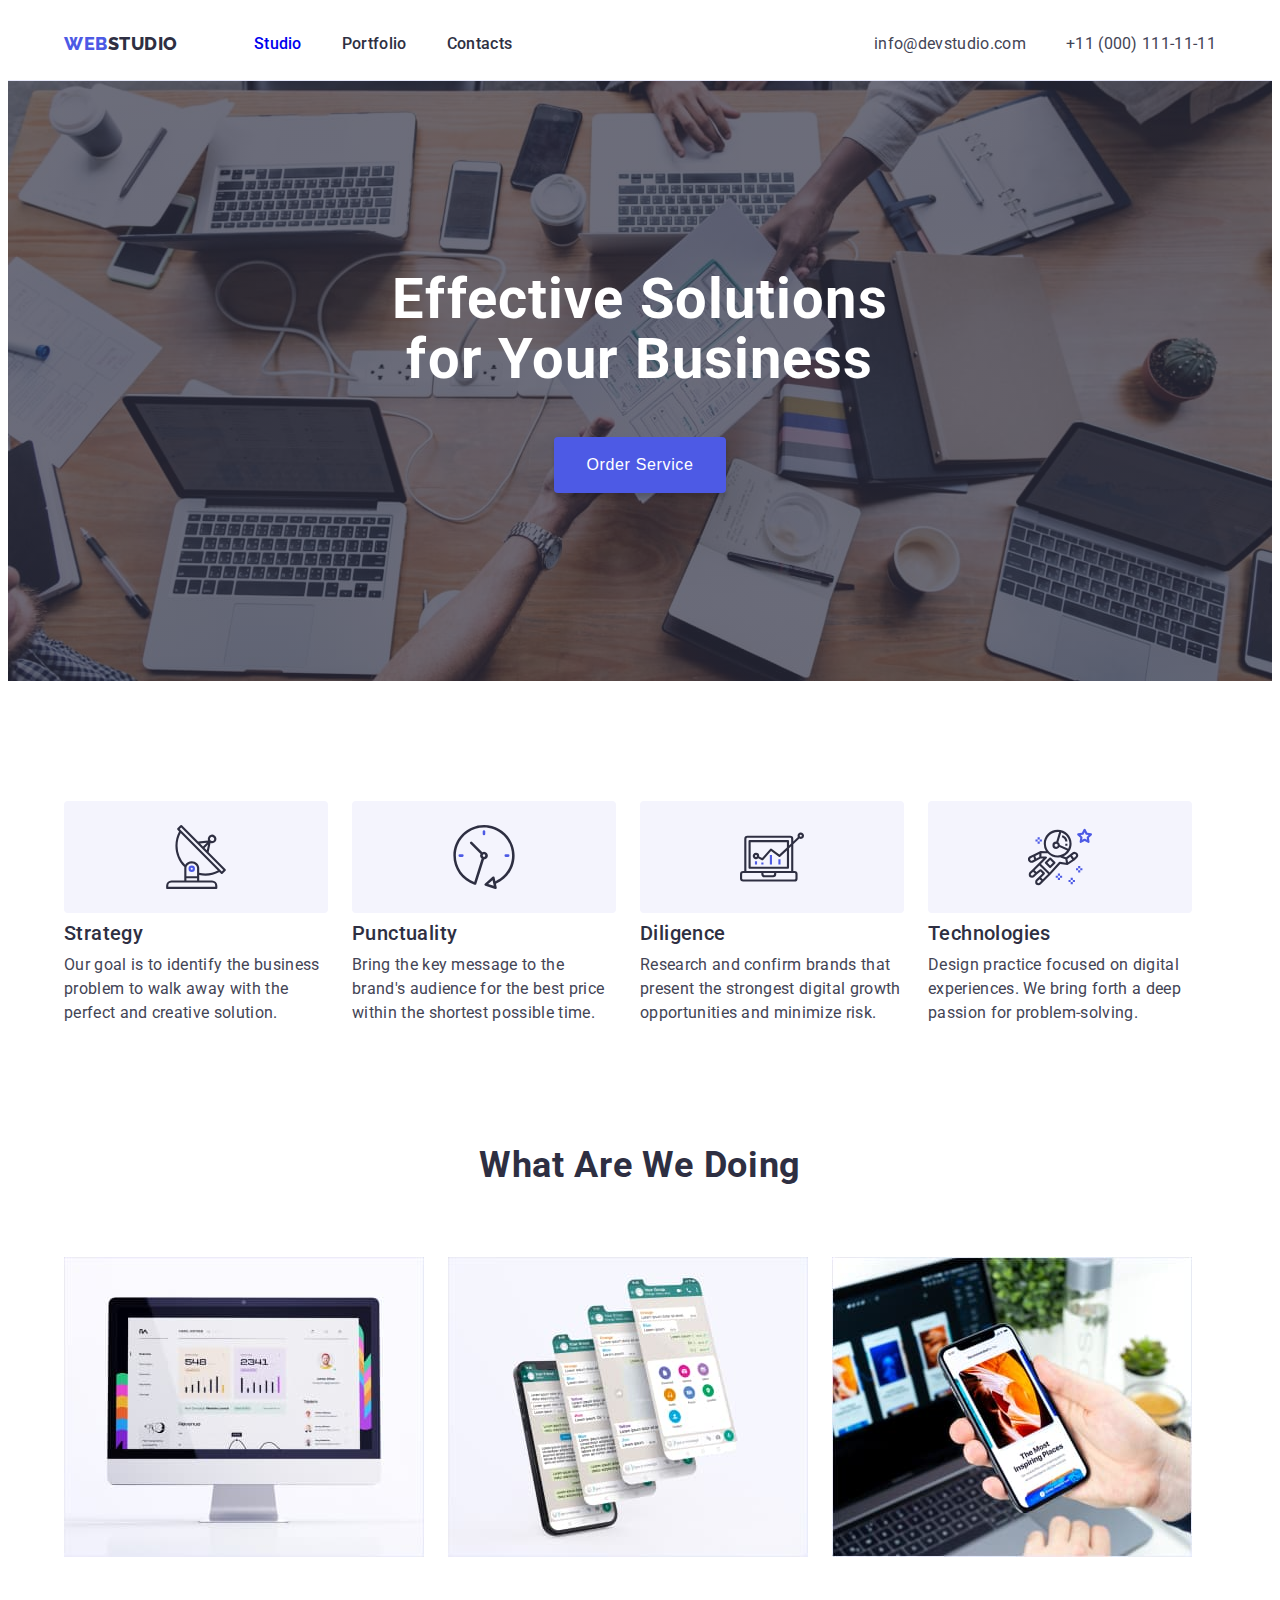
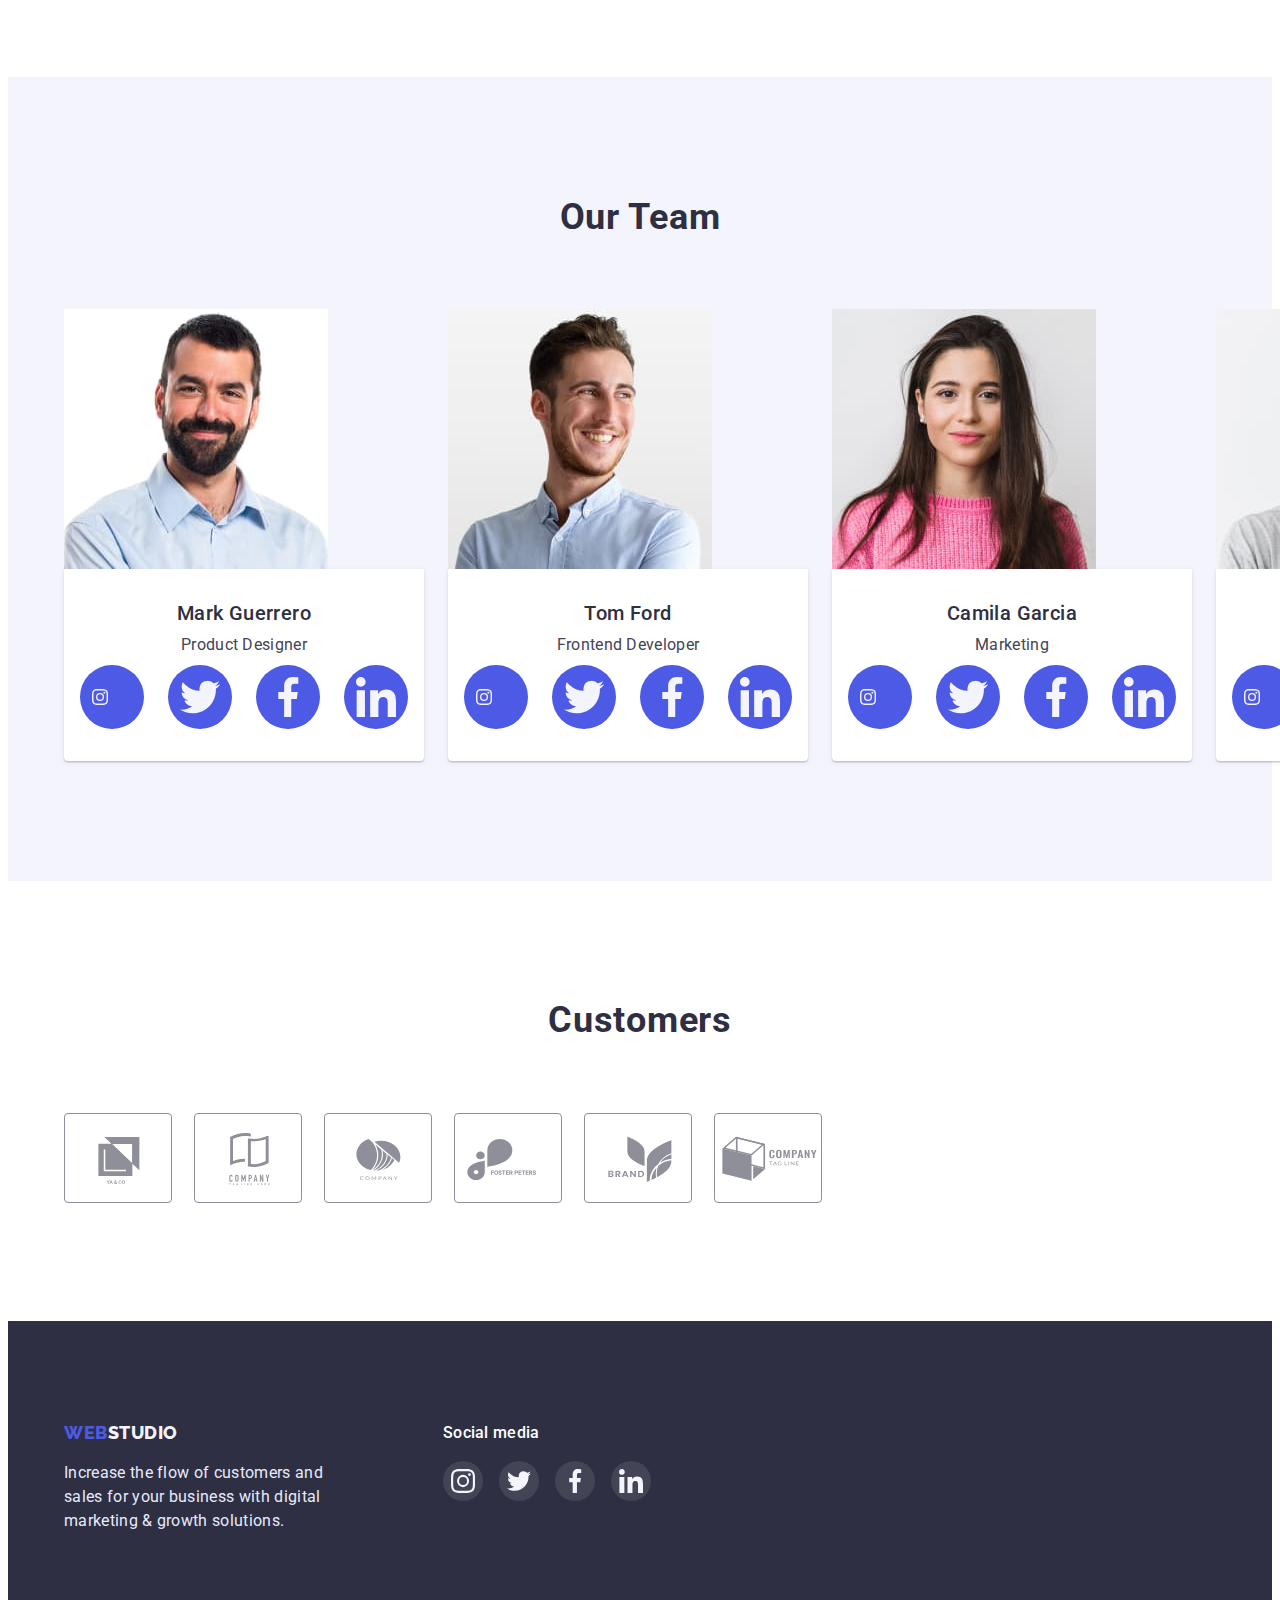
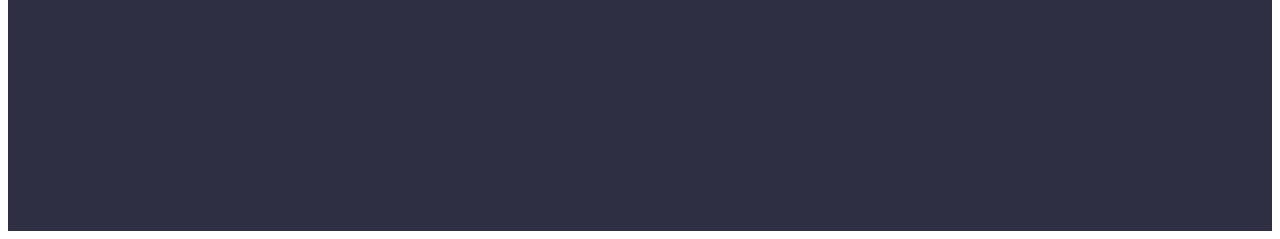
<file: index.html>
<!DOCTYPE html>
<html lang="en">
<head>
    <meta charset="UTF-8">
    <meta http-equiv="X-UA-Compatible" content="IE=edge">
    <meta name="viewport" content="width=device-width, initial-scale=1.0">
    <title>WebStudio</title>
    <link rel="preconnect" href="https://fonts.googleapis.com">
    <link rel="preconnect" href="https://fonts.gstatic.com" crossorigin>
    <link href="https://fonts.googleapis.com/css2?family=Raleway:wght@800&family=Roboto:wght@400;500;700;900&display=swap" rel="stylesheet">
    <link rel="stylesheet" href="https://cdnjs.cloudflare.com/ajax/libs/modern-normalize/1.1.0/modern-normalize.min.css" integrity="sha512-wpPYUAdjBVSE4KJnH1VR1HeZfpl1ub8YT/NKx4PuQ5NmX2tKuGu6U/JRp5y+Y8XG2tV+wKQpNHVUX03MfMFn9Q==" crossorigin="anonymous" referrerpolicy="no-referrer" />
    <link rel="stylesheet" href="./css/styles.css">
</head>

<body>
    <header class="header-style">
        <div class="header container">
            <nav class="navigation">
                <a href="./index.html" class="logo"><span class="logo-first-part">Web</span><span class="logo-second-part">Studio</span></a>
                <ul class="list navigation-list">
                    <li class="item"><a href="./index.html" class="active-page nav-link">Studio</a></li>
                    <li class="item"><a href="./portfolio.html" class="other-page nav-link">Portfolio</a></li>
                    <li class="item"><a href="" class="other-page nav-link">Contacts</a></li>
                </ul>
            </nav>
            <address class="address">
                <ul class="list address-list">
                    <li class="item"><a href="mailto:info@devstudio.com" class="address-item email">info@devstudio.com</a></li>
                    <li class="item"><a href="tel:+110001111111" class="address-item tel">+11 (000) 111-11-11</a></li>
                </ul>
            </address>
        </div>
    </header>
    <main class="main">
        <section class="headline-section overlay">
            
                <h1 class="headline-section-title" >Effective Solutions <br /> for Your Business</h1>
            <div class="button">
                <button type="button" class="headline-section-button">Order Service</button>
            </div>
            
        </section>
        <section class="qualities">
            <h2 class="visually-hidden" >Our Qualities</h2>
            <ul class="qualities-list container">
                <li class="list">
                    <div class="our-qualities-icon-container">
                        <svg class="icon-qualities">
                            <use href="./images/icons.svg#icon-antenna"></use>
                        </svg>
                    </div>
                    
                    <h3 class="title">Strategy</h3>
                    <p class="text">Our goal is to identify the business
                        problem to walk away with the perfect and creative solution.</p>
                </li>
                <li class="list">
                    <div class="our-qualities-icon-container">
                        <svg class="icon-qualities">
                            <use href="./images/icons.svg#icon-clock"></use>
                        </svg>
                    </div>
                    <h3 class="title">Punctuality</h3>
                    <p class="text">Bring the key message to the brand's audience for the best price within the shortest possible time.</p>
                </li>
                <li class="list">
                    <div class="our-qualities-icon-container">
                        <svg class="icon-qualities">
                            <use href="./images/icons.svg#icon-diagram"></use>
                        </svg>
                    </div>
                    <h3 class="title">Diligence</h3>
                    <p class="text">Research and confirm brands that present the strongest digital growth opportunities and minimize risk.</p>
                </li>
                <li class="list">
                    <div class="our-qualities-icon-container">
                        <svg class="icon-qualities">
                            <use href="./images/icons.svg#icon-astronaut"></use>
                        </svg>
                    </div>
                    <h3 class="title">Technologies</h3>
                    <p class="text">Design practice focused on digital experiences. We bring forth a deep passion for problem-solving.</p>
                </li>
            </ul>
        </section>
        <section class="works">
            <h2 class="title-secondary-level">What are we doing</h2>
            <ul class="works-list  container">
                <li class="list"><img src="./images/mac_pro.jpg" alt="Mac Pro"  width="360" class="img-fix" /></li>
                <li class="list"><img src="./images/iphone_desktops.jpg" alt="Iphone Desktops" width="360" class="img-fix" /></li>
                <li class="list"><img src="./images/iphone_on_the_hand.jpg" alt="Iphone on the hand" width="360" class="img-fix" /></li>
            </ul>
        </section>
        <section class="our-team">
            <div class="container ourt-team-container">
                
            <h2 class="title-secondary-level our-team-title">Our Team</h2>
            <ul class="list our-team-list">
                <li class="item">                    
                    <img src="./images/mark_guerrero.jpg" alt="Mark Guerrero" width="264" class="img-fix" />
                    <div class="description">
                        <h3 class="title">Mark Guerrero</h3>
                        <p class="text">Product Designer</p>
                        <ul class="social-list list">
                            <li>
                                <a href="" class="social-list-item">
                                    <svg class="icon-social" width="16" heigth="16">
                                        <use href="./images/icons.svg#icon-instagram"></use>
                                    </svg>
                                </a>
                            </li>
                            <li>
                                <a href="" class="social-list-item">
                                    <svg class="icon-social">
                                        <use href="./images/icons.svg#icon-twitter"></use>
                                    </svg>
                                </a>
                            </li>
                            <li>
                                <a href="" class="social-list-item">
                                    <svg class="icon-social">
                                        <use href="./images/icons.svg#icon-facebook"></use>
                                    </svg>
                                </a>
                            </li>
                            <li>
                                <a href="" class="social-list-item">
                                    <svg class="icon-social">
                                        <use href="./images/icons.svg#icon-linkedin"></use>
                                    </svg>
                                </a>
                            </li>
                        </ul>
                    </div>
                    
                </li>
                <li class="item">                                         
                    <img src="./images/tom_ford.jpg" alt="Tom Ford" width="264" class="img-fix"/>
                    <div class="description">
                        <h3 class="title">Tom Ford</h3>
                        <p class="text">Frontend Developer</p>
                        <ul class="social-list list">
                            <li>
                                <a href="" class="social-list-item">
                                    <svg class="icon-social" width="16" heigth="16">
                                        <use href="./images/icons.svg#icon-instagram"></use>
                                    </svg>
                                </a>
                            </li>
                            <li>
                                <a href="" class="social-list-item">
                                    <svg class="icon-social">
                                        <use href="./images/icons.svg#icon-twitter"></use>
                                    </svg>
                                </a>
                            </li>
                            <li>
                                <a href="" class="social-list-item">
                                    <svg class="icon-social">
                                        <use href="./images/icons.svg#icon-facebook"></use>
                                    </svg>
                                </a>
                        
                            <li>
                                <a href="" class="social-list-item">
                                    <svg class="icon-social">
                                        <use href="./images/icons.svg#icon-linkedin"></use>
                                    </svg>
                                </a>
                            </li>
                        </ul>
                    </div>                   
                </li>
                <li class="item">
                    <img src="./images/camila.jpg" alt="Camila Garcia" width="264" class="img-fix" />
                    <div class="description">
                        <h3 class="title">Camila Garcia</h3>
                        <p class="text">Marketing</p>
                        <ul class="social-list list">
                            <li>
                                <a href="" class="social-list-item">
                                    <svg class="icon-social" width="16" heigth="16">
                                        <use href="./images/icons.svg#icon-instagram"></use>
                                    </svg>
                                </a>
                            </li>
                            <li>
                                <a href="" class="social-list-item">
                                    <svg class="icon-social">
                                        <use href="./images/icons.svg#icon-twitter"></use>
                                    </svg>
                                </a>
                            </li>
                            <li>
                                <a href="" class="social-list-item">
                                    <svg class="icon-social">
                                        <use href="./images/icons.svg#icon-facebook"></use>
                                    </svg>
                                </a>
                        
                            <li>
                                <a href="" class="social-list-item">
                                    <svg class="icon-social">
                                        <use href="./images/icons.svg#icon-linkedin"></use>
                                    </svg>
                                </a>
                            </li>
                        </ul>
                    </div>                    
                </li>
                <li class="item">                   
                    <img src="./images/daniel.jpg" alt="Daniel Wilson" width="264" class="img-fix"/>
                    <div class="description">
                        <h3 class="title">Daniel Wilson</h3>
                        <p class="text">UI Designer</p>
                        <ul class="social-list list">
                            <li>
                                <a href="" class="social-list-item">
                                    <svg class="icon-social" width="16" heigth="16">
                                        <use href="./images/icons.svg#icon-instagram"></use>
                                    </svg>
                                </a>
                            </li>
                            <li>
                                <a href="" class="social-list-item">
                                    <svg class="icon-social">
                                        <use href="./images/icons.svg#icon-twitter"></use>
                                    </svg>
                                </a>
                            </li>
                            <li>
                                <a href="" class="social-list-item">
                                    <svg class="icon-social">
                                        <use href="./images/icons.svg#icon-facebook"></use>
                                    </svg>
                                </a>
                        
                            <li>
                                <a href="" class="social-list-item">
                                    <svg class="icon-social">
                                        <use href="./images/icons.svg#icon-linkedin"></use>
                                    </svg>
                                </a>
                            </li>
                        </ul>
                    </div>                      
                </li>
            </ul>
            

            </div>
        </section>
        <section class="customers">
            <div class="container">
                <h2 class="title">Customers</h2>
                <ul class="customers-list list">
                    <li class="item">
                        <a href="" class="customers-link">
                            <svg class="icon" width="104" height="56">
                                <use href="./images/icons.svg#icon-yaco"></use>
                            </svg>
                        </a>
                    </li>
                    <li class="item">
                        <a href="" class="customers-link">
                            <svg class="icon" width="104" height="56">
                                <use href="./images/icons.svg#icon-company-tl"></use>
                            </svg>
                        </a>
                    </li>
                    <li class="item">
                        <a href="" class="customers-link">
                            <svg class="icon" width="104" height="56">
                                <use href="./images/icons.svg#icon-company"></use>
                            </svg>
                        </a>
                    </li>
                    <li class="item">
                        <a href="" class="customers-link">
                            <svg class="icon" width="104" height="56">
                                <use href="./images/icons.svg#icon-foster-poster"></use>
                            </svg>
                        </a>
                    </li>
                    <li class="item">
                        <a href="" class="customers-link">
                            <svg class="icon" width="104" height="56">
                                <use href="./images/icons.svg#icon-brand"></use>
                            </svg>
                         </a>
                    </li>
                    <li class="item">
                        <a href="" class="customers-link">
                            <svg class="icon" width="104" height="56">
                                <use href="./images/icons.svg#icon-company-tl2"></use>
                            </svg>
                        </a>
                    </li>
                </ul>
            </div>
        </section>
    </main>
    <footer class="footer">
        <div class="container footer-container">
           <div>
                <a href="./index.html"><span class="logo-first-part">Web</span><span class="logo-second-part-footer">Studio</span></a>
                <p class="footer-text">Increase the flow of customers and <br> sales for your business with digital <br> marketing & growth solutions.</p>
           </div>
           <div class="footer-social">
                <h3 class="footer-subtitle">Social media</h3>
                <ul class="footer-social-list list">
                    <li class="footer-social-list-item">
                        <a href="" class="footer-social-link">
                            <svg class="footer-icon-social" width="16" heigth="16">
                                <use href="./images/icons.svg#icon-instagram"></use>
                            </svg>
                        </a>
                    </li>
                    <li class="footer-social-list-item">
                        <a href="" class="footer-social-link">
                            <svg class="footer-icon-social">
                                <use href="./images/icons.svg#icon-twitter"></use>
                            </svg>
                        </a>
                    </li>
                    <li class="footer-social-list-item">
                        <a href="" class="footer-social-link">
                            <svg class="footer-icon-social">
                                <use href="./images/icons.svg#icon-facebook"></use>
                            </svg>
                        </a>
                
                    <li class="footer-social-list-item">
                        <a href="" class="footer-social-link">
                            <svg class="footer-icon-social">
                                <use href="./images/icons.svg#icon-linkedin"></use>
                            </svg>
                        </a>
                    </li>
                </ul>
           </div>
        </div>
    </footer>

</body>
</html>
</file>
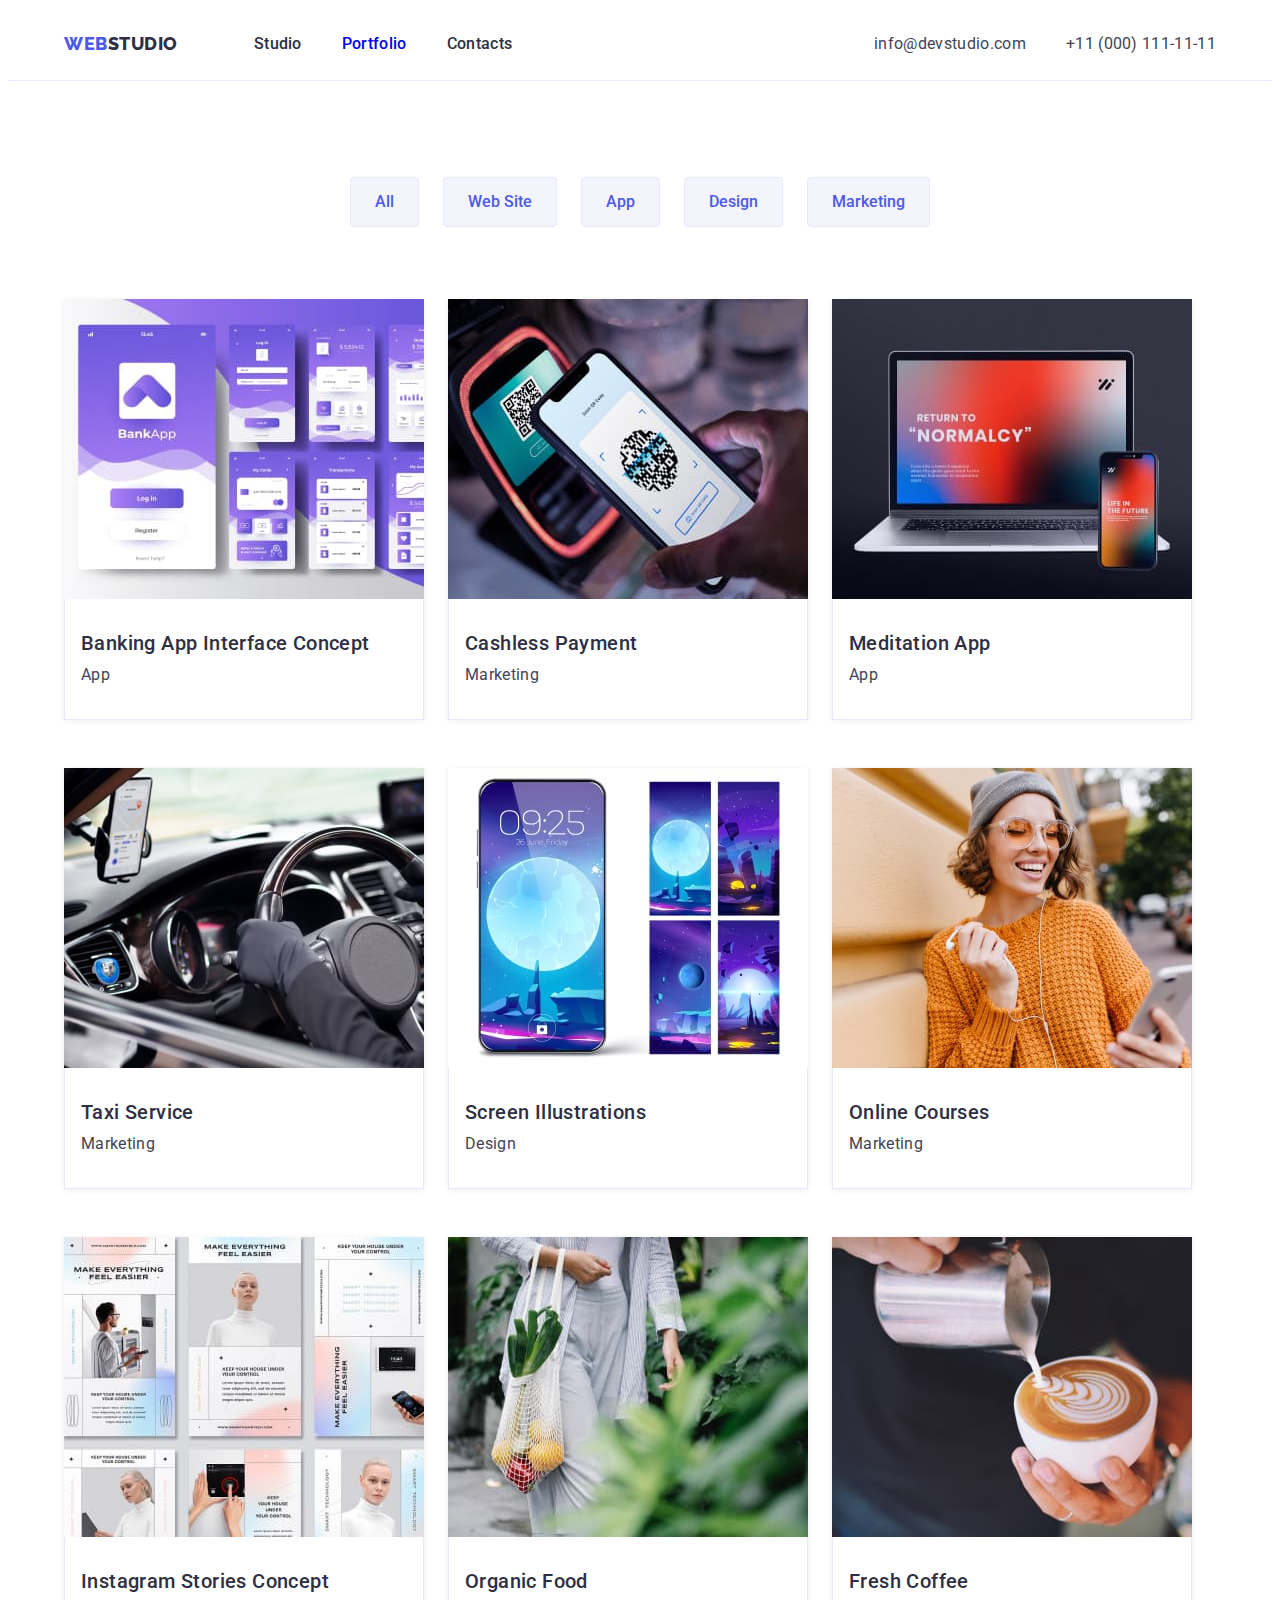
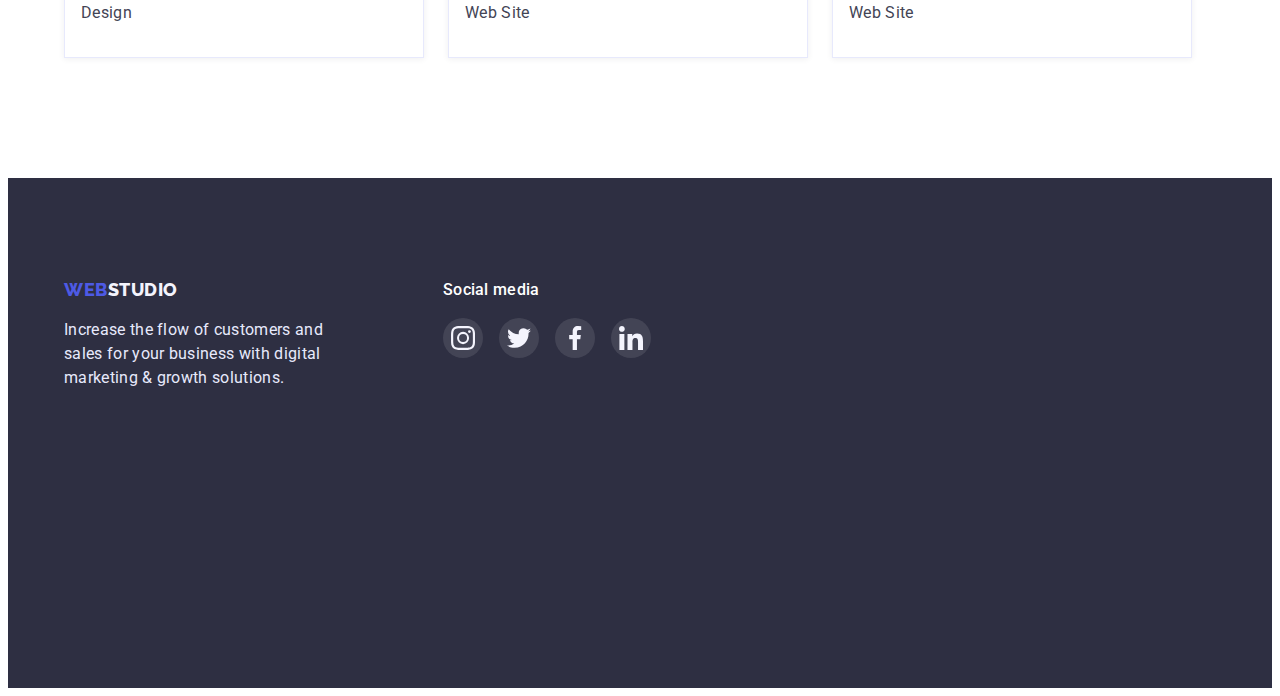
<file: portfolio.html>
<!DOCTYPE html>
<html lang="en">
<head>
    <meta charset="UTF-8">
    <meta http-equiv="X-UA-Compatible" content="IE=edge">
    <meta name="viewport" content="width=device-width, initial-scale=1.0">
    <title>Portfolio</title>
    <link rel="preconnect" href="https://fonts.googleapis.com">
    <link rel="preconnect" href="https://fonts.gstatic.com" crossorigin>
    <link href="https://fonts.googleapis.com/css2?family=Raleway:wght@800&family=Roboto:wght@400;500;700;900&display=swap" rel="stylesheet">
    <link rel="stylesheet" href="https://cdnjs.cloudflare.com/ajax/libs/modern-normalize/1.1.0/modern-normalize.min.css" integrity="sha512-wpPYUAdjBVSE4KJnH1VR1HeZfpl1ub8YT/NKx4PuQ5NmX2tKuGu6U/JRp5y+Y8XG2tV+wKQpNHVUX03MfMFn9Q==" crossorigin="anonymous" referrerpolicy="no-referrer" />
    <link rel="stylesheet" href="./css/styles.css">
</head>
<body class="">
    <header class="header-style">
        <div class="header container">
            <nav class="navigation">
                <a href="./index.html" class="logo"><span class="logo-first-part">Web</span><span class="logo-second-part">Studio</span></a>
                <ul class="list navigation-list">
                    <li class="item"><a href="./index.html" class="other-page nav-link">Studio</a></li>
                    <li class="item"><a href="./portfolio.html" class="active-page nav-link">Portfolio</a></li>
                    <li class="item"><a href="" class="other-page nav-link">Contacts</a></li>
                </ul>
            </nav>
            <address class="address">
                <ul class="list address-list">
                    <li class="item"><a href="mailto:info@devstudio.com" class="address-item email">info@devstudio.com</a></li>
                    <li class="item"><a href="tel:+110001111111" class="address-item tel">+11 (000) 111-11-11</a></li>
                </ul>
            </address>
        </div>
    </header>
    <main>
        <section class="filter">
            <h1 class="filter-title visually-hidden">Portfolio</h1>
            <ul class="filter-list list">
                <li class="item"><button type="button" class="filter-item">All</button></li>
                <li class="item"><button type="button" class="filter-item">Web Site</button></li>
                <li class="item"><button type="button" class="filter-item">App</button></li>
                <li class="item"><button type="button" class="filter-item">Design</button></li>
                <li class="item"><button type="button" class="filter-item">Marketing</button></li>
            </ul> 
            
            <div class="container">
                <ul class="examples-list list">
                    <li class="item">
                        <img src="./images/banking-app.jpg" alt="Banking App" width="360" class="img-fix">
                        <div class="text">
                            <h3 class="examples-title">Banking App Interface Concept</h3>
                            <p class="example-type">App</p>
                        </div>                    
                    </li>
                    <li class="item">
                        <img src="./images/cashless-payment.jpg" alt="Cashless Payment" width="360" class="img-fix">
                        <div class="text">
                            <h3 class="examples-title">Cashless Payment</h3>
                            <p class="example-type">Marketing</p>
                        </div>
                    </li>
                    <li class="item">
                        <img src="./images/meditation-app.jpg" alt="Meditaion App" width="360" class="img-fix">
                        <div class="text">
                            <h3 class="examples-title">Meditation App</h3>
                            <p class="example-type">App</p> 
                        </div>
                        
                    </li>
                    <li class="item">
                        <img src="./images/taxi-service.jpg" alt="Taxi Service" width="360" class="img-fix">
                        <div class="text">
                            <h3 class="examples-title">Taxi Service</h3>
                            <p class="example-type">Marketing</p>
                        </div>
                        
                    </li>
                    <li class="item">
                        <img src="./images/screen-illustrations.jpg" alt="Screen Illustrations" width="360" class="img-fix">
                        <div class="text">
                            <h3 class="examples-title">Screen Illustrations</h3>
                            <p class="example-type">Design</p>
                        </div>
                        
                    </li>
                    <li class="item">
                        <img src="./images/online-courses.jpg" alt="Online Courses" width="360" class="img-fix">
                        <div class="text">
                            <h3 class="examples-title">Online Courses</h3>
                            <p class="example-type">Marketing</p>
                        </div>
                        
                    </li>
                    <li class="item">
                        <img src="./images/instagram-stories.jpg" alt="Instagram Stories Concept" width="360" class="img-fix">
                        <div class="text">
                            <h3 class="examples-title">Instagram Stories Concept</h3>
                            <p class="example-type">Design</p>
                        </div>
                        
                    </li>
                    <li class="item">
                        <img src="./images/organic-food.jpg" alt="Organic Food" width="360" class="img-fix">
                        <div class="text">
                            <h3 class="examples-title">Organic Food</h3>
                            <p class="example-type">Web Site</p>
                        </div>
                        
                    </li>
                    <li class="item">
                        <img src="./images/fresh-coffe.jpg" alt="Fresh Coffee" width="360" class="img-fix">
                        <div class="text">
                            <h3 class="examples-title">Fresh Coffee</h3>
                            <p class="example-type">Web Site</p>
                        </div> 
                    </li>
                </ul>
            </div>
        </section>
    </main>
    <footer class="footer">
        <div class="container footer-container">
           <div>
                <a href="./index.html"><span class="logo-first-part">Web</span><span class="logo-second-part-footer">Studio</span></a>
                <p class="footer-text">Increase the flow of customers and <br> sales for your business with digital <br> marketing & growth solutions.</p>
           </div>
           <div class="footer-social">
                <h3 class="footer-subtitle">Social media</h3>
                <ul class="footer-social-list list">
                    <li class="footer-social-list-item">
                        <a href="" class="footer-social-link">
                            <svg class="footer-icon-social" width="16" heigth="16">
                                <use href="./images/icons.svg#icon-instagram"></use>
                            </svg>
                        </a>
                    </li>
                    <li class="footer-social-list-item">
                        <a href="" class="footer-social-link">
                            <svg class="footer-icon-social">
                                <use href="./images/icons.svg#icon-twitter"></use>
                            </svg>
                        </a>
                    </li>
                    <li class="footer-social-list-item">
                        <a href="" class="footer-social-link">
                            <svg class="footer-icon-social">
                                <use href="./images/icons.svg#icon-facebook"></use>
                            </svg>
                        </a>
                
                    <li class="footer-social-list-item">
                        <a href="" class="footer-social-link">
                            <svg class="footer-icon-social">
                                <use href="./images/icons.svg#icon-linkedin"></use>
                            </svg>
                        </a>
                    </li>
                </ul>
           </div>
        </div>
    </footer>
</body>
</html>
</file>
<file: css/styles.css>
/* variables */
:root {
    /* navy blue */
    --headline-color: #2E2F42;
    /* slate */
    --secondary-color: #434455;
    /* iris */
    --logo-style-color: #4D5AE5;

    --button-color: #404BBF;
    --logo-footer-color: #F4F4FD;
    --simple-white:#fff;
    --footer-social-logo-color:rgba(255, 255, 255, 0.1);
    --accent-color:#31D0AA;
    --customers-border-color: #8E8F99;
}


a {
    text-decoration: none;
}
.list {
    list-style: none;
}
h1,h2,h3,h4,h5,h6,
p,ul {
    margin-top: 0;
    margin-bottom: 0;
    padding: 0;
}

/* Header */

.header{
    display: flex;
    align-items: center;
}

.header-style {
    border-bottom: 1px solid #E7E9FC;
}
.container {
    width: 1152px;
    padding-left: 12px;
    padding-right: 12px;
    margin-left: auto;
    margin-right: auto;
}

.visually-hidden {
    position: absolute;
    width: 1px;
    height: 1px;
    margin: -1px;
    border: 0;
    padding: 0;
    
    white-space: nowrap;
    clip-path: inset(100%);
    clip: rect(0 0 0 0);
    overflow: hidden;
}

body {
    font-family: 'Roboto', sans-serif;
    font-style: normal;
    color: var(--secondary-color) ;
}

/* logo */

.logo{
    margin-right: 76px;
}

.logo-first-part {
    font-family: 'Raleway';
    font-style: normal;
    font-weight: 800;
    font-size: 18px;
    line-height: 24px;
    letter-spacing: 0.03em;
    color:var(--logo-style-color);
    text-transform: uppercase;
}

.logo-second-part {
    font-family: 'Raleway';
    font-style: normal;
    font-weight: 800;
    font-size: 18px;
    line-height: 24px;
    letter-spacing: 0.03em;
    color: var(--headline-color);
    text-transform: uppercase;
}
.logo-second-part-footer {
    font-family: 'Raleway';
    font-style: normal;
    font-weight: 800;
    font-size: 18px;
    line-height: 24px;
    letter-spacing: 0.03em;
    color: var(--logo-footer-color);
    text-transform: uppercase;
}

/* Portfolio page */
/* Navigation */

.navigation {
    display: flex;
    align-items: center;
}
.navigation-list {
    display: flex;
    font-weight: 500;
    font-size: 16px;
    line-height: 24px;
    letter-spacing: 0.02em;
    color: var(--headline-color);
}

.navigation-list .nav-link {
    display: inline-block;
    padding: 24px 0;
}
.navigation-list .item+.item{
    margin-left: 40px;
}

.address {
    display: flex;
    margin-left: auto;
}
.address-list{
    display: flex;
}

.address-list .item+.item {
    margin-left: 40px;
}

/* .active-page {
    
    margin-bottom: -5px;
    border-bottom: 5px solid var(--logo-style-color);
} */

.active-page:hover,
.active-page:focus {
    color: var(--logo-style-color); 
}

.other-page{
    color: var(--headline-color);
}
.other-page:hover,
.other-page:focus {
    color: var(--logo-style-color);
}

.address-list {
}



.address-item {
    font-style: normal;
    font-size: 16px;
    line-height: 24px;
    color: var(--secondary-color);
    letter-spacing: 0.02em;
}
.address-item:hover,
.address-item:focus {
    color: var(--logo-style-color);
}
/* 
.address-list .item .email::before{
    content:'\2709';
    margin-right: 10px;
} */

/* .address-list .item .tel::before{
    content:'\260E';
    margin-right: 10px;
} */

/* main */

/* filter */

.filter{
    padding-top: 96px;
    padding-bottom: 120px;
}
.filter-item-first {
    font-family: inherit;
    font-weight: 500;
    font-size: 16px;
    line-height: 24px;
    color: #FFFFFF;
    background-color: var(--button-color);
    border-style: unset;
    cursor: pointer;
}

.filter-item-first:hover,
.filter-item-first:focus {
    background-color: var(--logo-style-color);
}
.filter-item {
    font-family: inherit;
    font-weight: 500;
    font-size: 16px;
    line-height: 24px;
    color: var(--logo-style-color) ;
    background-color: #F4F4FD;
    border: 1px solid #E7E9FC;
    border-radius: 4px;
    cursor: pointer;
}

.filter-item:hover,
.filter-item:focus {
    color:var(--simple-white);
    background-color: var(--button-color);
}

.filter-list {
    display: flex;
    margin-bottom: 72px;
    justify-content: center;
}

.filter .filter-item{
    padding: 12px 24px;
}

.filter .filter-list .item +.item{
    margin-left: 24px;
}

/* Example of works */
.examples{
    
}

.examples-title {
    font-weight: 500;
    font-size: 20px;
    line-height: 24px;
    letter-spacing: 0.02em;
    color: var(--headline-color);
    margin-bottom: 8px;
}

.example-type {
    font-size: 16px;
    line-height: 24px;
    letter-spacing: 0.02em;
    color: var(--secondary-color);
}

.examples-list {
    display: flex;
    flex-wrap: wrap;
    row-gap: 48px;
    column-gap: 24px;
    
}

.examples-list .text {
    padding-top: 32px;
    padding-bottom: 32px;
    padding-left: 16px;
    border-bottom: 1px solid #E7E9FC;
    border-left: 1px solid #E7E9FC;
    border-right: 1px solid #E7E9FC;
}
.examples-list {
    display:flex;
    flex-basis: calc((100%-48)/3);
}

.examples-list .item {
    box-shadow: 0px 1px 6px rgba(46, 47, 66, 0.08);
}

.examples-list .item:hover{
    box-shadow: 0px 1px 6px rgba(46, 47, 66, 0.08), 0px 1px 1px rgba(46, 47, 66, 0.16), 0px 2px 1px rgba(46, 47, 66, 0.08);
}


/* footer portfolio */

.footer {
    background-color: var(--headline-color); 
}

.footer-text {
    font-size: 16px;
    line-height: 24px;
    letter-spacing: 0.02em;
    color: #E7E9FC;
}

/* Main page */

.headline-section {
    display: flex;
    justify-content: center;
    flex-direction: column;
    align-items: center;
    background: var(--headline-color);
    padding-top: 188px;
    padding-bottom: 188px;
    
}

.overlay{
    background-image:
    linear-gradient(to right, rgba(46,47,66,0.7) 50%, rgba(46,47,66,0.7) 50% ), url(../images/people-office.jpg);
    background-repeat:no-repeat ;
    background-position: center;
    margin-right: auto;
    margin-left: auto;
    max-width: 1440px;
}
.headline-section-title {
    margin-bottom: 48px;
    font-size: 56px;
    line-height: 60px;
    text-align: center;
    letter-spacing: 0.02em;
    color: var(--simple-white);
}
.headline-section-button {
    display: flex;
    justify-content: center;
    padding: 16px 32px;

    font-weight: 500;
    font-size: 16px;
    line-height: 24px;
    letter-spacing: 0.04em;

    color: var(--simple-white);
    background-color: var(--logo-style-color);
    box-shadow: 0px 4px 4px rgba(0, 0, 0, 0.15);
    border-style: none;
    border-radius: 4px;
}
.headline-section-button:hover,
.headline-section-button:focus {
    background-color:var(--button-color) ;
}

.button{
    display: flex;
    justify-content: center;
}

/* Our Qualities */

.qualities {
    padding-top: 120px;
    padding-bottom: 120px;

}

.qualities-list .title {
    font-weight: 500;
    font-size: 20px;
    line-height: 24px;
    letter-spacing: 0.02em;
    color: var(--headline-color);
    margin-bottom: 8px;
}

.qualities-list .text {
    font-size: 16px;
    line-height: 24px;
    letter-spacing: 0.02em;
    color: var(--secondary-color);
}

.qualities-list {
    display: flex;

}

.qualities-list .list{
    width: 264px;
}

.qualities-list .list +.list{
    margin-left: 24px;
}

.our-qualities-icon-container{
    display: flex;
    justify-content: center;
    align-items: center;

    margin-bottom: 8px;
    width: 264px;
    height: 112px;
    background-color: var(--logo-footer-color);
    border-radius: 4px;
}


.icon-qualities {

    width: 64px;
    height: 64px;
}
/* What are we doing */

.works{
    padding-bottom: 120px;
}

.works-list {
    display: flex;
}
.works-list .list +.list{
    margin-left: 24px;
}

/* Our team */

.our-team-title{
}

.ourt-team-container{
    padding-top: 120px;
    padding-bottom: 120px;
}

.our-team{
    background-color:var(--logo-footer-color);
}

.our-team-list {
    display: flex;
}

.our-team-list .item + .item{
    margin-left: 24px;
}

.our-team-list .title {
    text-align: center;
    font-weight: 500;
    font-size: 20px;
    line-height: 24px;
    letter-spacing: 0.02em;
    color: var(--headline-color);
    margin-bottom: 8px;
}

.our-team-list .text {
    text-align: center;
    font-size: 16px;
    line-height: 24px;
    letter-spacing: 0.02em;
    color: var(--secondary-color);

}

.our-team-list .description {
    padding-top: 32px;
    padding-bottom: 32px;
}

.description {
    padding-left: 16px;
    padding-right: 16px;
    background: #FFFFFF;
    box-shadow: 0px 1px 6px rgba(46, 47, 66, 0.08), 0px 1px 1px rgba(46, 47, 66, 0.16), 0px 2px 1px rgba(46, 47, 66, 0.08);
    border-radius: 0px 0px 4px 4px;
}
.social-list{
    display: flex;
    margin-top: 8px;
    gap: 24px;
}



.social-list-item{
    display: flex;
    
    padding: 12px;
    width: 40px;
    height: 40px;
    
    border-radius: 50%;
    background-color: var(--logo-style-color);
}

.social-list-item:hover{
    background-color:var(--button-color);
}
.icon-social{
} 

/* Customers */

.customers{
    padding-top: 120px;
    padding-bottom: 120px;
}
.customers .title{
    font-size: 36px;
    line-height: 1.11;
    text-align: center;
    letter-spacing: 0.02em;
    text-transform: capitalize;
    color: #2E2F42;
    margin-bottom: 72px;
}

.customers-list{
    display: flex;
    gap: 24px;
}

.customers-list .item{
    width: calc((100%-5*24)/6);
    height: 88px;
}

.customers-link{
    border: 1px solid #8E8F99;
    border-radius: 4px;
    border-color: var(--customers-border-color);
}


.customers-link{
    width: 100%;
    height: 100%;
    display: flex;
    justify-content: center;
    align-items: center;
    color: var(--customers-border-color);
}

.customers-list .icon{
    fill:currentColor;
}

.customers-list .customers-link:is(:hover,:focus) {
    border-color:var(--button-color);
    color: var(--button-color);
}
/* footer */

.footer {
    display: flex;
    min-height: 310px;
    padding-top: 100px;
    padding-bottom: 100px;
}


.footer-text {
    margin-top: 16px;
}
.footer-subtitle{
    margin-bottom: 16px;
    font-weight: 500;
    font-size: 16px;
    line-height: 1.5;
    letter-spacing: 0.02em;
    color: #FFFFFF;
}

.footer-container{
    display: flex;
    align-content: flex-start;
    gap: 120px;
}

.footer-social-list{
    display: flex;
    gap: 16px;
}

.footer-social-list-item{
    display: flex;
    width: 40px;
    height: 40px;
}

.footer-social-link{
    width:100% ;
    height: 100%;

    display: flex;
    justify-content: center;
    align-items: center;
    border-radius: 50%;
    background-color:var(--footer-social-logo-color)
}

.footer-social-list-item:hover{
    background-color: var(--accent-color);
}

.footer-icon-social{
    width: 24px;
    height: 24px;
}

/* Utilities */

.title-secondary-level {
    margin-bottom: 72px;

    font-size: 36px;
    line-height: 40px;
    text-align: center;
    letter-spacing: 0.02em;
    text-transform: capitalize;
    color: var(--headline-color);
}
.img-fix {
    display: block;
}



/* .img-team{
    box-shadow: 0px 1px 6px;
    border-radius: 0px 0px 4px 4px;
} */
</file>
